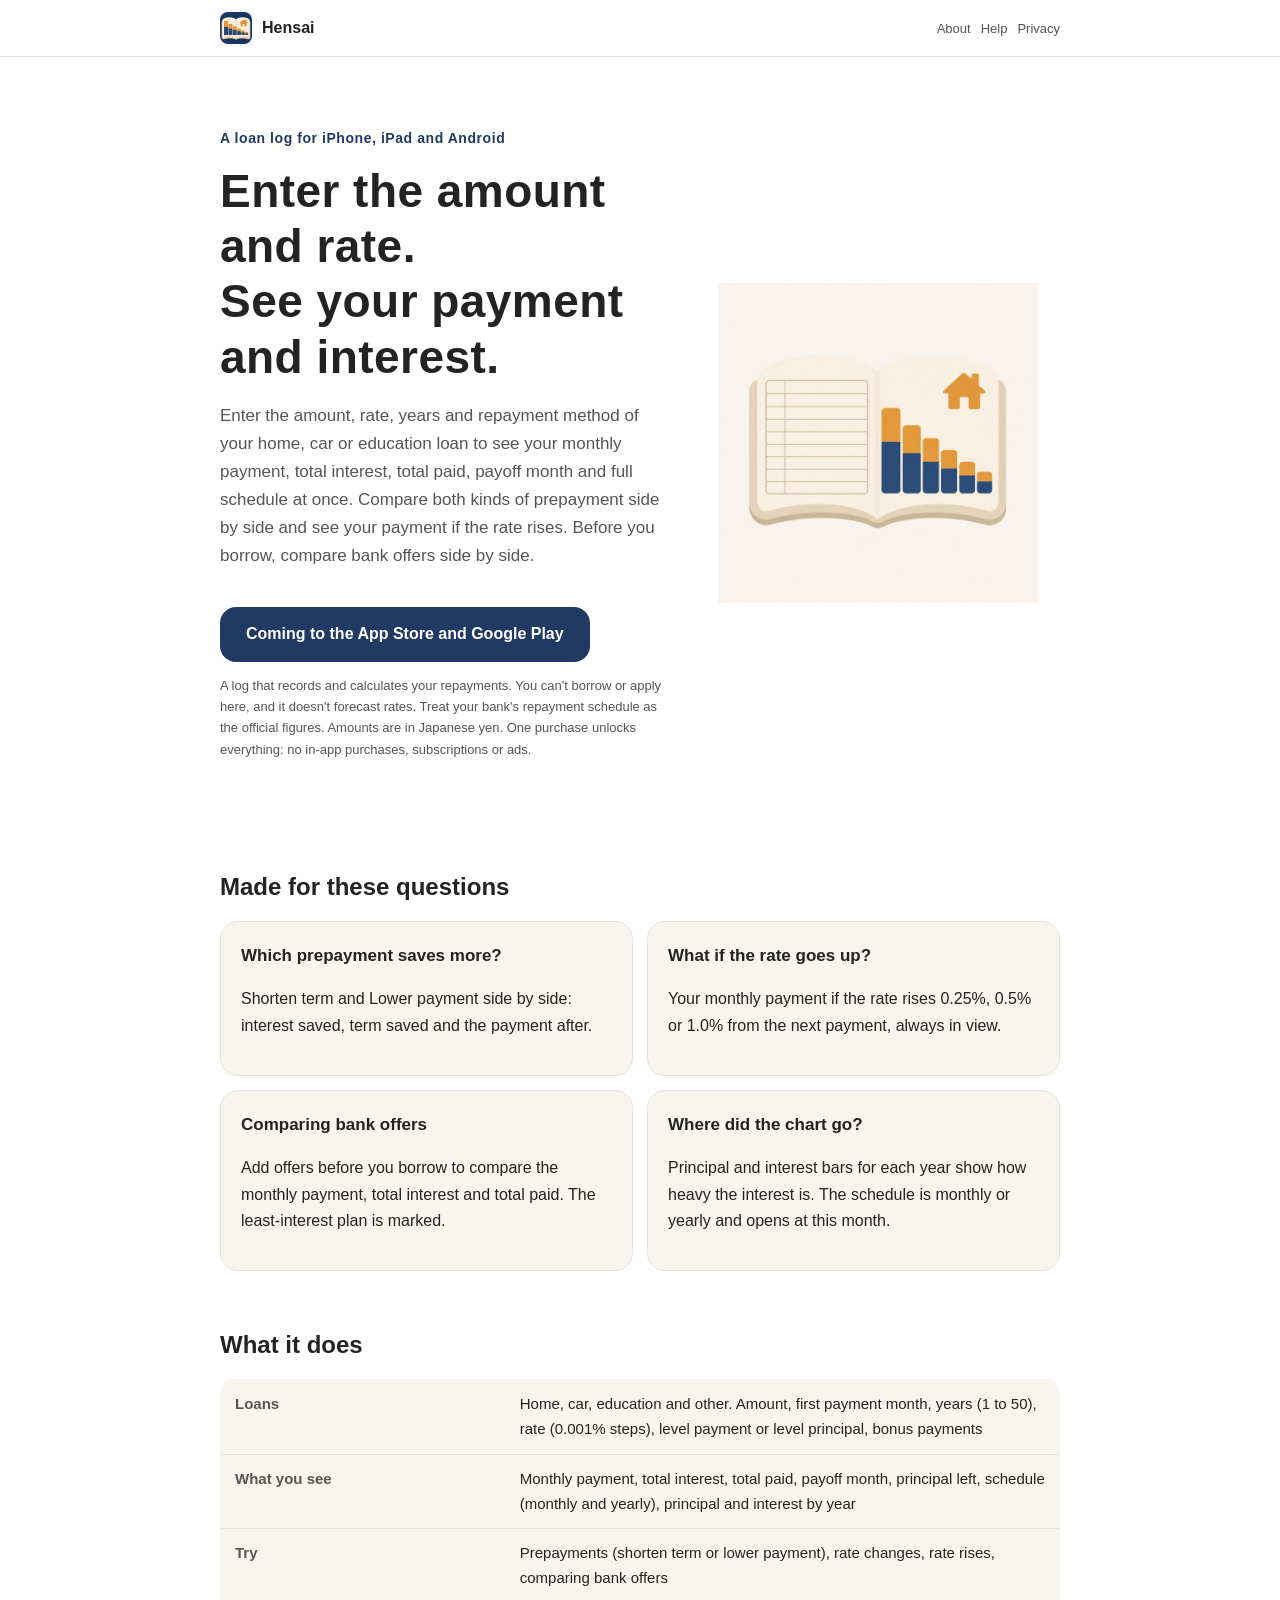
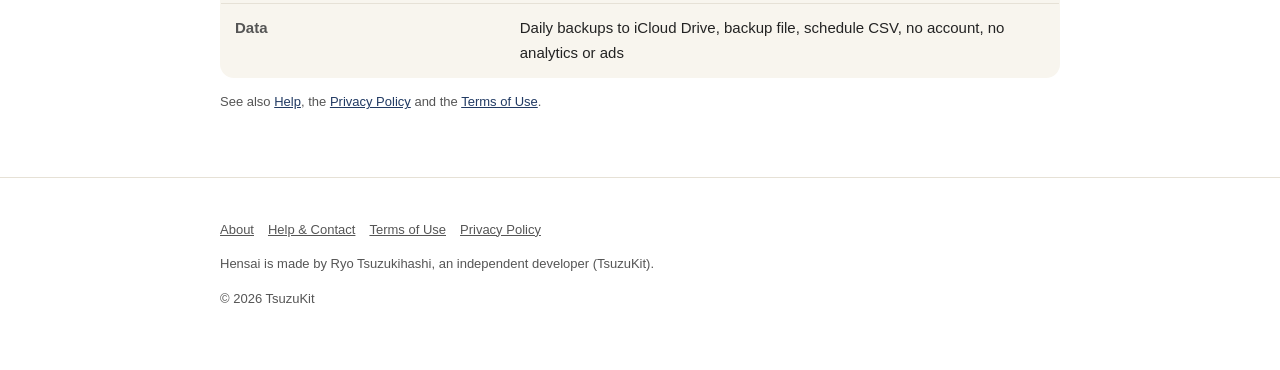
<file: index.html>
<!DOCTYPE html>
<html lang="ja" data-title-ja="へんさいちょう｜住宅ローンの繰上返済と返済表" data-title-en="Hensai | Loan repayment log">
<head>
<meta charset="UTF-8">
<meta name="viewport" content="width=device-width, initial-scale=1">
<script>(function(){var l=navigator.languages&&navigator.languages.length?navigator.languages:[navigator.language||"ja"],p="en";for(var i=0;i<l.length;i++){var c=String(l[i]).toLowerCase();if(c.indexOf("ja")===0){p="ja";break}if(c.indexOf("en")===0){p="en";break}}var d=document.documentElement;d.lang=p;var t=d.getAttribute("data-title-"+p);if(t){document.title=t}})();</script>
<title>へんさいちょう｜住宅ローンの繰上返済と返済表</title>
<meta name="description" content="ローンの返済を記録して計算する帳面。毎月の返済・利息の合計・返済表がその場で。繰上返済は期間短縮と返済額軽減を並べ、金利が上がったときの毎月も。借入や申込みはできません。買い切り・広告なし。 / A log that records and calculates your loan repayments. Monthly payment, total interest and schedule at once. Compare both kinds of prepayment and see your payment if the rate rises. No borrowing in the app. One purchase, no ads.">
<meta property="og:title" content="へんさいちょう｜住宅ローンの繰上返済と返済表">
<meta property="og:description" content="ローンの返済を記録して計算する帳面。毎月の返済・利息の合計・返済表がその場で。繰上返済は期間短縮と返済額軽減を並べ、金利が上がったときの毎月も。借入や申込みはできません。買い切り・広告なし。">
<meta property="og:type" content="website">
<meta property="og:url" content="https://hensai.tsuzukit.com/">
<meta property="og:image" content="https://hensai.tsuzukit.com/assets/og.jpg">
<link rel="icon" href="assets/icon.png">
<link rel="apple-touch-icon" href="assets/icon.png">
<link rel="stylesheet" href="style.css">
</head>
<body>
<div data-l="ja" lang="ja">
<header class="site"><div class="wrap">
<a class="brand" href="./"><img src="assets/icon.png" alt="" width="32" height="32">へんさいちょう</a>
<nav class="site"><a href="./">紹介</a><a href="support.html">使い方</a><a href="privacy.html">プライバシー</a></nav>
</div></header>
<main class="wrap">
<section class="hero">
<div>
<p class="eyebrow">iPhone・iPad・Android のローンの帳面</p>
<h1>借入額と金利を入れると、<br>毎月の返済と利息の合計。</h1>
<p class="lead">住宅ローン・車のローン・教育ローンの借入額・金利・年数・返済方式を入れると、毎月の返済・利息の合計・総支払額・完済の月と返済表がその場で出ます。繰上返済は期間短縮と返済額軽減を並べ、金利が上がったときの毎月も。借りる前なら、銀行の案を並べて比べられます。</p>
<a class="cta" href="#store" id="store">App Store・Google Play で配信予定</a>
<p class="note">返済を記録して計算する帳面です。借入や申込みはできず、金利の予想もしません。返済額は銀行の返済予定表を正としてください。買い切りで全部の機能が使え、アプリ内課金・サブスクリプション・広告はありません。</p>
</div>
<img src="assets/hero.jpg" alt="返済表と棒グラフの帳面のイラスト" width="360">
</section>

<h2>こんな困りごとのために</h2>
<div class="grid two">
<div class="card"><h3>繰上返済、どっちが得？</h3><p>期間短縮と返済額軽減を横に並べて、減る利息・短くなる期間・そのあとの毎月を比べます。</p></div>
<div class="card"><h3>金利が上がったら</h3><p>次の回から +0.25%・+0.5%・+1.0% になったときの毎月の返済が、いつも見えます。</p></div>
<div class="card"><h3>銀行の案を比べたい</h3><p>借りる前の案を入れると、毎月・利息の合計・総支払額を横に並べ、利息がいちばん少ない案に印を付けます。</p></div>
<div class="card"><h3>グラフが消えた</h3><p>年ごとの元金と利息の棒で、利息の重さが見えます。返済表は毎月と年ごと、今月の行から開きます。</p></div>
</div>

<h2>できること</h2>
<table>
<tr><th>ローン</th><td>住宅・車・教育・その他。借入額・始める月・年数（1〜50年）・金利（0.001% きざみ）・元利均等／元金均等・ボーナス払い</td></tr>
<tr><th>見えるもの</th><td>毎月の返済・利息の合計・総支払額・完済の月・残りの元金・返済表（毎月・年ごと）・年ごとの元金と利息の棒</td></tr>
<tr><th>試す</th><td>繰上返済（期間短縮・返済額軽減）・金利の変更・金利が上がったら・銀行の案の比較</td></tr>
<tr><th>データ</th><td>iCloud Drive の毎日の控え・控えのファイル・返済表の CSV・アカウントなし・解析と広告なし</td></tr>
</table>
<p class="note"><a href="support.html">使い方</a>・<a href="privacy.html">プライバシーポリシー</a>・<a href="terms.html">利用規約</a>もご覧ください。</p>
</main>
<footer class="site"><div class="wrap">
<p><a href="./">紹介</a><a href="support.html">使い方とお問い合わせ</a><a href="terms.html">利用規約</a><a href="privacy.html">プライバシーポリシー</a></p>
<p>へんさいちょうは、個人開発者の續橋涼（TsuzuKit）が作っているアプリです。</p>
<p>© 2026 TsuzuKit</p>
</div></footer>
</div>
<div data-l="en" lang="en">
<header class="site"><div class="wrap">
<a class="brand" href="./"><img src="assets/icon.png" alt="" width="32" height="32">Hensai</a>
<nav class="site"><a href="./">About</a><a href="support.html">Help</a><a href="privacy.html">Privacy</a></nav>
</div></header>
<main class="wrap">
<section class="hero">
<div>
<p class="eyebrow">A loan log for iPhone, iPad and Android</p>
<h1>Enter the amount and rate.<br>See your payment and interest.</h1>
<p class="lead">Enter the amount, rate, years and repayment method of your home, car or education loan to see your monthly payment, total interest, total paid, payoff month and full schedule at once. Compare both kinds of prepayment side by side and see your payment if the rate rises. Before you borrow, compare bank offers side by side.</p>
<a class="cta" href="#store" id="store">Coming to the App Store and Google Play</a>
<p class="note">A log that records and calculates your repayments. You can't borrow or apply here, and it doesn't forecast rates. Treat your bank's repayment schedule as the official figures. Amounts are in Japanese yen. One purchase unlocks everything: no in-app purchases, subscriptions or ads.</p>
</div>
<img src="assets/hero.jpg" alt="Illustration of a ledger with a schedule and bar chart" width="360">
</section>

<h2>Made for these questions</h2>
<div class="grid two">
<div class="card"><h3>Which prepayment saves more?</h3><p>Shorten term and Lower payment side by side: interest saved, term saved and the payment after.</p></div>
<div class="card"><h3>What if the rate goes up?</h3><p>Your monthly payment if the rate rises 0.25%, 0.5% or 1.0% from the next payment, always in view.</p></div>
<div class="card"><h3>Comparing bank offers</h3><p>Add offers before you borrow to compare the monthly payment, total interest and total paid. The least-interest plan is marked.</p></div>
<div class="card"><h3>Where did the chart go?</h3><p>Principal and interest bars for each year show how heavy the interest is. The schedule is monthly or yearly and opens at this month.</p></div>
</div>

<h2>What it does</h2>
<table>
<tr><th>Loans</th><td>Home, car, education and other. Amount, first payment month, years (1 to 50), rate (0.001% steps), level payment or level principal, bonus payments</td></tr>
<tr><th>What you see</th><td>Monthly payment, total interest, total paid, payoff month, principal left, schedule (monthly and yearly), principal and interest by year</td></tr>
<tr><th>Try</th><td>Prepayments (shorten term or lower payment), rate changes, rate rises, comparing bank offers</td></tr>
<tr><th>Data</th><td>Daily backups to iCloud Drive, backup file, schedule CSV, no account, no analytics or ads</td></tr>
</table>
<p class="note">See also <a href="support.html">Help</a>, the <a href="privacy.html">Privacy Policy</a> and the <a href="terms.html">Terms of Use</a>.</p>
</main>
<footer class="site"><div class="wrap">
<p><a href="./">About</a><a href="support.html">Help & Contact</a><a href="terms.html">Terms of Use</a><a href="privacy.html">Privacy Policy</a></p>
<p>Hensai is made by Ryo Tsuzukihashi, an independent developer (TsuzuKit).</p>
<p>© 2026 TsuzuKit</p>
</div></footer>
</div>
</body>
</html>
</file>
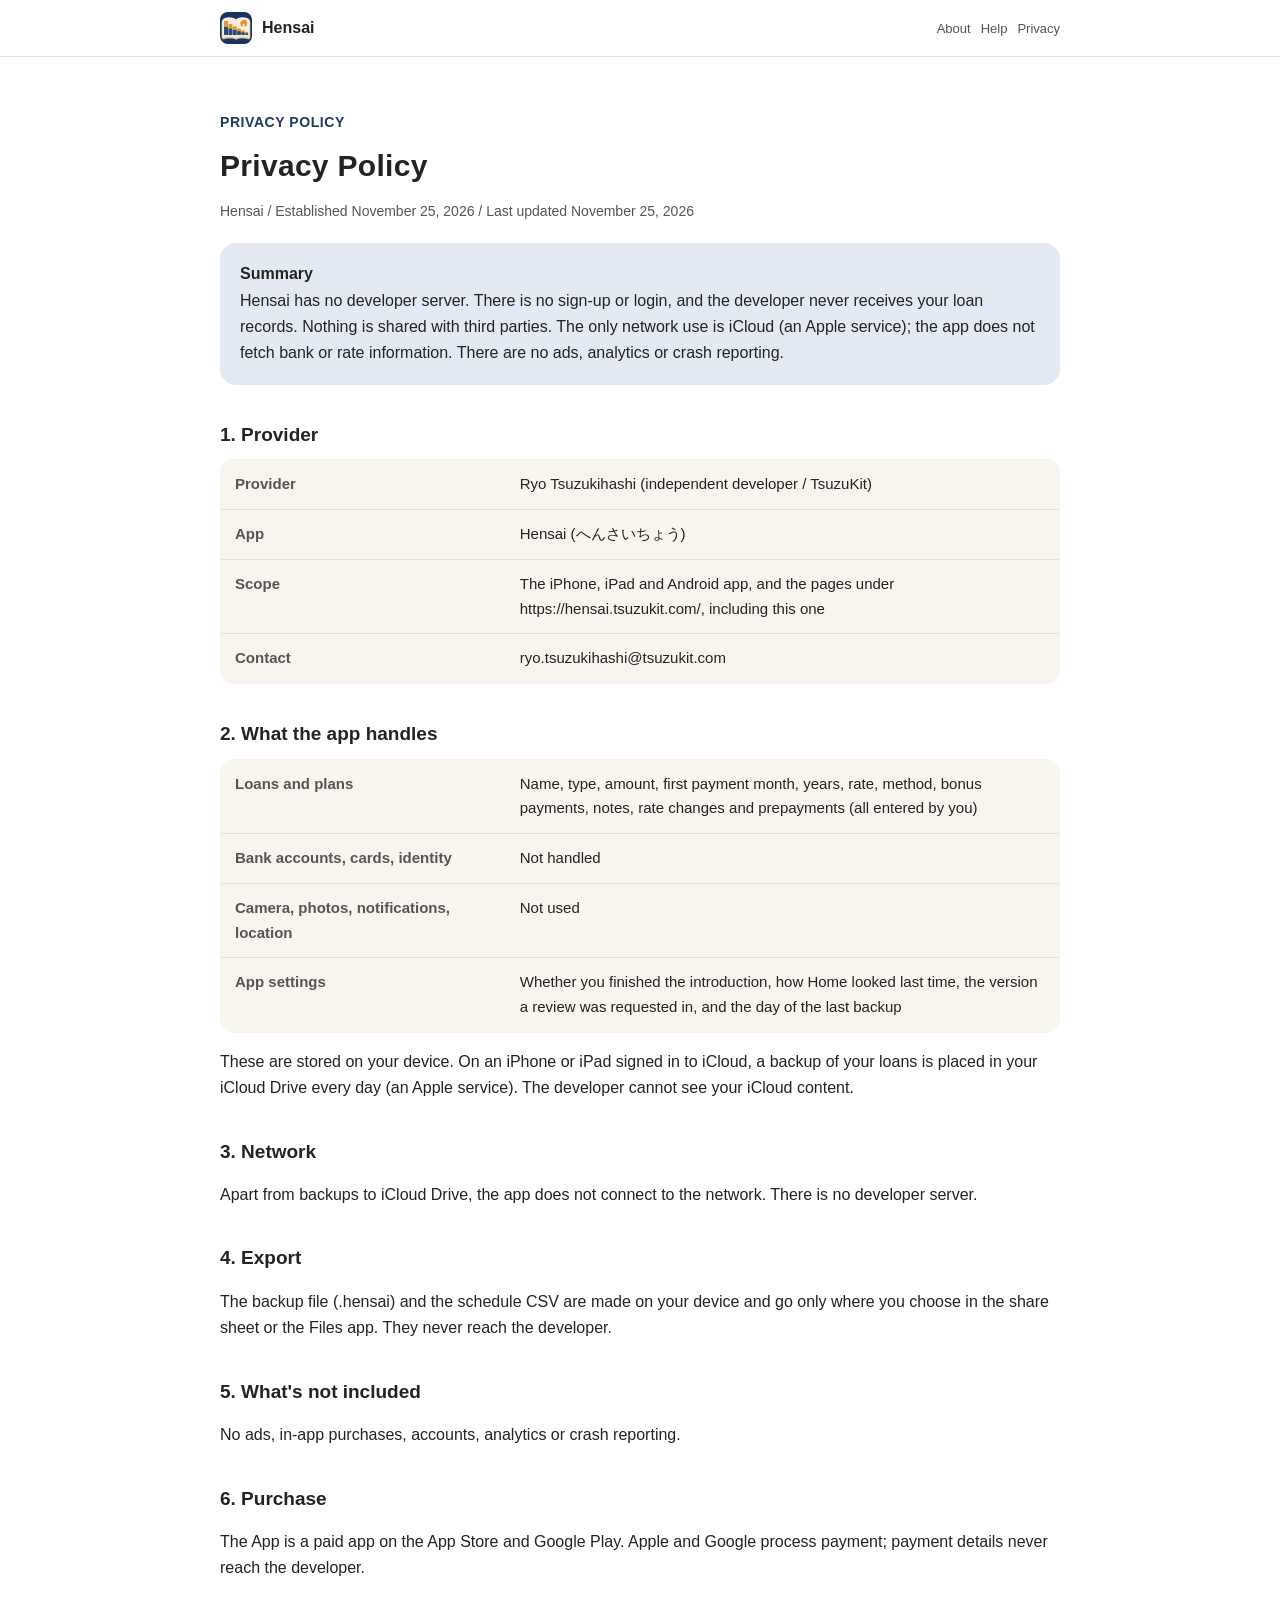
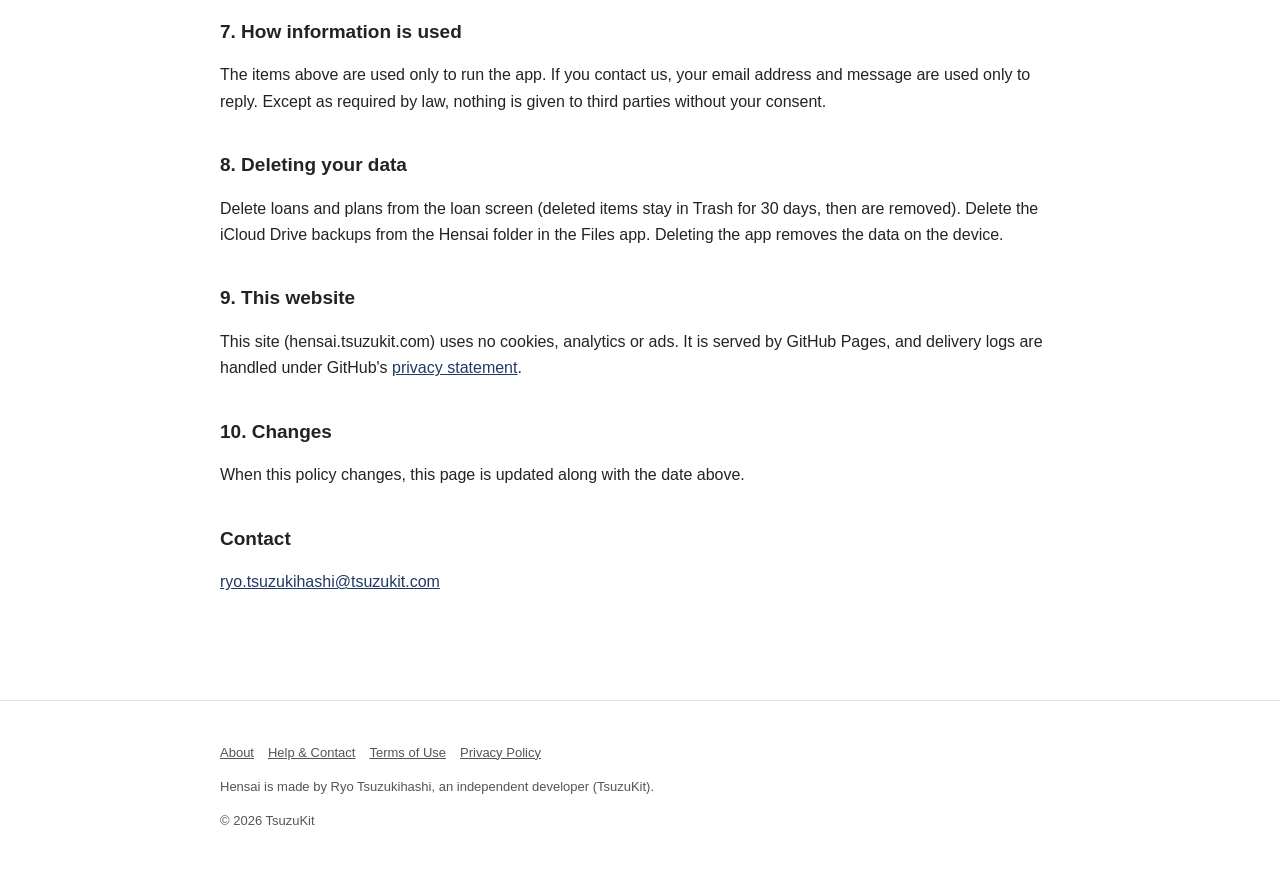
<file: privacy.html>
<!DOCTYPE html>
<html lang="ja" data-title-ja="プライバシーポリシー - へんさいちょう" data-title-en="Privacy Policy - Hensai">
<head>
<meta charset="UTF-8">
<meta name="viewport" content="width=device-width, initial-scale=1">
<script>(function(){var l=navigator.languages&&navigator.languages.length?navigator.languages:[navigator.language||"ja"],p="en";for(var i=0;i<l.length;i++){var c=String(l[i]).toLowerCase();if(c.indexOf("ja")===0){p="ja";break}if(c.indexOf("en")===0){p="en";break}}var d=document.documentElement;d.lang=p;var t=d.getAttribute("data-title-"+p);if(t){document.title=t}})();</script>
<title>プライバシーポリシー - へんさいちょう</title>
<meta name="description" content="へんさいちょうのプライバシーポリシー。開発者は個人情報を集めません。ローンの記録は端末の外に送りません。 / Privacy Policy for Hensai. The developer collects no personal information. Your loan records never leave your device.">
<meta property="og:title" content="プライバシーポリシー - へんさいちょう">
<meta property="og:description" content="へんさいちょうのプライバシーポリシー。開発者は個人情報を集めません。ローンの記録は端末の外に送りません。">
<meta property="og:type" content="website">
<meta property="og:url" content="https://hensai.tsuzukit.com/privacy.html">
<meta property="og:image" content="https://hensai.tsuzukit.com/assets/og.jpg">
<link rel="icon" href="assets/icon.png">
<link rel="apple-touch-icon" href="assets/icon.png">
<link rel="stylesheet" href="style.css">
</head>
<body>
<div data-l="ja" lang="ja">
<header class="site"><div class="wrap">
<a class="brand" href="./"><img src="assets/icon.png" alt="" width="32" height="32">へんさいちょう</a>
<nav class="site"><a href="./">紹介</a><a href="support.html">使い方</a><a href="privacy.html">プライバシー</a></nav>
</div></header>
<main class="wrap">
<article class="doc">
<p class="eyebrow">PRIVACY POLICY</p>
<h1>プライバシーポリシー</h1>
<p class="meta">へんさいちょう／制定日 2026年11月25日／改定日 2026年11月25日</p>
<div class="summary"><strong>このポリシーの要旨</strong><br>へんさいちょうは、開発者のサーバーを持たないアプリです。アカウント登録やログインはなく、開発者があなたのローンの記録を受け取ることはありません。第三者に渡すこともありません。通信は iCloud（Apple のサービス）だけで、銀行や金利の情報を取りに行くこともありません。広告、分析ツール、クラッシュを報告する仕組みは入れていません。</div>
<h2>1. 提供者</h2>
<table>
<tr><th>提供者</th><td>續橋涼（個人開発者 / TsuzuKit）</td></tr>
<tr><th>アプリ名</th><td>へんさいちょう（英語名 Hensai）</td></tr>
<tr><th>対象</th><td>iPhone・iPad・Android 向けアプリと、このページを含む https://hensai.tsuzukit.com/ 配下のページ</td></tr>
<tr><th>連絡先</th><td>ryo.tsuzukihashi@tsuzukit.com</td></tr>
</table>
<h2>2. アプリが扱うもの</h2>
<table>
<tr><th>ローンと案</th><td>名前・種類・借入額・返済を始める月・年数・金利・返済方式・ボーナス払い・メモ・金利の変更・繰上返済（どれもあなたが入れたもの）</td></tr>
<tr><th>銀行の口座・カード・本人の情報</th><td>扱いません</td></tr>
<tr><th>カメラ・写真・通知・位置</th><td>使いません</td></tr>
<tr><th>アプリの設定</th><td>案内を終えたかどうか・前に開いたときのホームの様子・レビューのお願いを出した版・毎日の控えの日</td></tr>
</table>
<p>これらは端末の中に保存します。iCloud に入っている iPhone・iPad では、ローンの控えをあなたの iCloud Drive に毎日置きます（Apple のサービス）。開発者は、あなたの iCloud の中身を見ることはできません。</p>
<h2>3. 通信</h2>
<p>iCloud Drive への控えのほかに、通信はしません。開発者のサーバーはありません。</p>
<h2>4. 書き出し</h2>
<p>控えのファイル（.hensai）と返済表の CSV は端末の中で作ります。送り先は、あなたが共有の画面やファイル App で選んだ場所です。開発者には届きません。</p>
<h2>5. 入れていないもの</h2>
<p>広告・アプリ内課金・アカウント登録・分析ツール・クラッシュの報告は入れていません。</p>
<h2>6. 購入</h2>
<p>本アプリは App Store と Google Play の有料アプリです。お支払いは Apple・Google が処理し、支払いの情報は開発者には届きません。</p>
<h2>7. 情報を使う目的</h2>
<p>上のものは、アプリを動かすためだけに使います。お問い合わせをいただいたときは、メールアドレスと内容をお返事のためだけに使います。法令にもとづく場合を除き、本人の同意なく第三者に渡すことはありません。</p>
<h2>8. 消したいとき</h2>
<p>ローンと案は、ローンの画面から消せます（消したものはゴミ箱に30日残り、そのあと消えます）。iCloud Drive の控えは、ファイル App の「へんさいちょう」のフォルダから消せます。アプリを消すと、端末の中のデータは消えます。</p>
<h2>9. このウェブサイトについて</h2>
<p>このサイト（hensai.tsuzukit.com）は、Cookie も、アクセスを計測する仕組みも、広告も使っていません。サイトは GitHub Pages で配信しており、配信の記録は GitHub の <a href="https://docs.github.com/ja/site-policy/privacy-policies/github-general-privacy-statement">プライバシーについての声明</a> に沿って扱われます。</p>
<h2>10. 改定</h2>
<p>このポリシーを変えるときは、このページを書きかえ、上の改定日を新しくします。</p>
<h2>お問い合わせ</h2>
<p><a href="mailto:ryo.tsuzukihashi@tsuzukit.com">ryo.tsuzukihashi@tsuzukit.com</a></p>
</article>
</main>
<footer class="site"><div class="wrap">
<p><a href="./">紹介</a><a href="support.html">使い方とお問い合わせ</a><a href="terms.html">利用規約</a><a href="privacy.html">プライバシーポリシー</a></p>
<p>へんさいちょうは、個人開発者の續橋涼（TsuzuKit）が作っているアプリです。</p>
<p>© 2026 TsuzuKit</p>
</div></footer>
</div>
<div data-l="en" lang="en">
<header class="site"><div class="wrap">
<a class="brand" href="./"><img src="assets/icon.png" alt="" width="32" height="32">Hensai</a>
<nav class="site"><a href="./">About</a><a href="support.html">Help</a><a href="privacy.html">Privacy</a></nav>
</div></header>
<main class="wrap">
<article class="doc">
<p class="eyebrow">PRIVACY POLICY</p>
<h1>Privacy Policy</h1>
<p class="meta">Hensai / Established November 25, 2026 / Last updated November 25, 2026</p>
<div class="summary"><strong>Summary</strong><br>Hensai has no developer server. There is no sign-up or login, and the developer never receives your loan records. Nothing is shared with third parties. The only network use is iCloud (an Apple service); the app does not fetch bank or rate information. There are no ads, analytics or crash reporting.</div>
<h2>1. Provider</h2>
<table>
<tr><th>Provider</th><td>Ryo Tsuzukihashi (independent developer / TsuzuKit)</td></tr>
<tr><th>App</th><td>Hensai (へんさいちょう)</td></tr>
<tr><th>Scope</th><td>The iPhone, iPad and Android app, and the pages under https://hensai.tsuzukit.com/, including this one</td></tr>
<tr><th>Contact</th><td>ryo.tsuzukihashi@tsuzukit.com</td></tr>
</table>
<h2>2. What the app handles</h2>
<table>
<tr><th>Loans and plans</th><td>Name, type, amount, first payment month, years, rate, method, bonus payments, notes, rate changes and prepayments (all entered by you)</td></tr>
<tr><th>Bank accounts, cards, identity</th><td>Not handled</td></tr>
<tr><th>Camera, photos, notifications, location</th><td>Not used</td></tr>
<tr><th>App settings</th><td>Whether you finished the introduction, how Home looked last time, the version a review was requested in, and the day of the last backup</td></tr>
</table>
<p>These are stored on your device. On an iPhone or iPad signed in to iCloud, a backup of your loans is placed in your iCloud Drive every day (an Apple service). The developer cannot see your iCloud content.</p>
<h2>3. Network</h2>
<p>Apart from backups to iCloud Drive, the app does not connect to the network. There is no developer server.</p>
<h2>4. Export</h2>
<p>The backup file (.hensai) and the schedule CSV are made on your device and go only where you choose in the share sheet or the Files app. They never reach the developer.</p>
<h2>5. What's not included</h2>
<p>No ads, in-app purchases, accounts, analytics or crash reporting.</p>
<h2>6. Purchase</h2>
<p>The App is a paid app on the App Store and Google Play. Apple and Google process payment; payment details never reach the developer.</p>
<h2>7. How information is used</h2>
<p>The items above are used only to run the app. If you contact us, your email address and message are used only to reply. Except as required by law, nothing is given to third parties without your consent.</p>
<h2>8. Deleting your data</h2>
<p>Delete loans and plans from the loan screen (deleted items stay in Trash for 30 days, then are removed). Delete the iCloud Drive backups from the Hensai folder in the Files app. Deleting the app removes the data on the device.</p>
<h2>9. This website</h2>
<p>This site (hensai.tsuzukit.com) uses no cookies, analytics or ads. It is served by GitHub Pages, and delivery logs are handled under GitHub's <a href="https://docs.github.com/en/site-policy/privacy-policies/github-general-privacy-statement">privacy statement</a>.</p>
<h2>10. Changes</h2>
<p>When this policy changes, this page is updated along with the date above.</p>
<h2>Contact</h2>
<p><a href="mailto:ryo.tsuzukihashi@tsuzukit.com">ryo.tsuzukihashi@tsuzukit.com</a></p>
</article>
</main>
<footer class="site"><div class="wrap">
<p><a href="./">About</a><a href="support.html">Help & Contact</a><a href="terms.html">Terms of Use</a><a href="privacy.html">Privacy Policy</a></p>
<p>Hensai is made by Ryo Tsuzukihashi, an independent developer (TsuzuKit).</p>
<p>© 2026 TsuzuKit</p>
</div></footer>
</div>
</body>
</html>
</file>
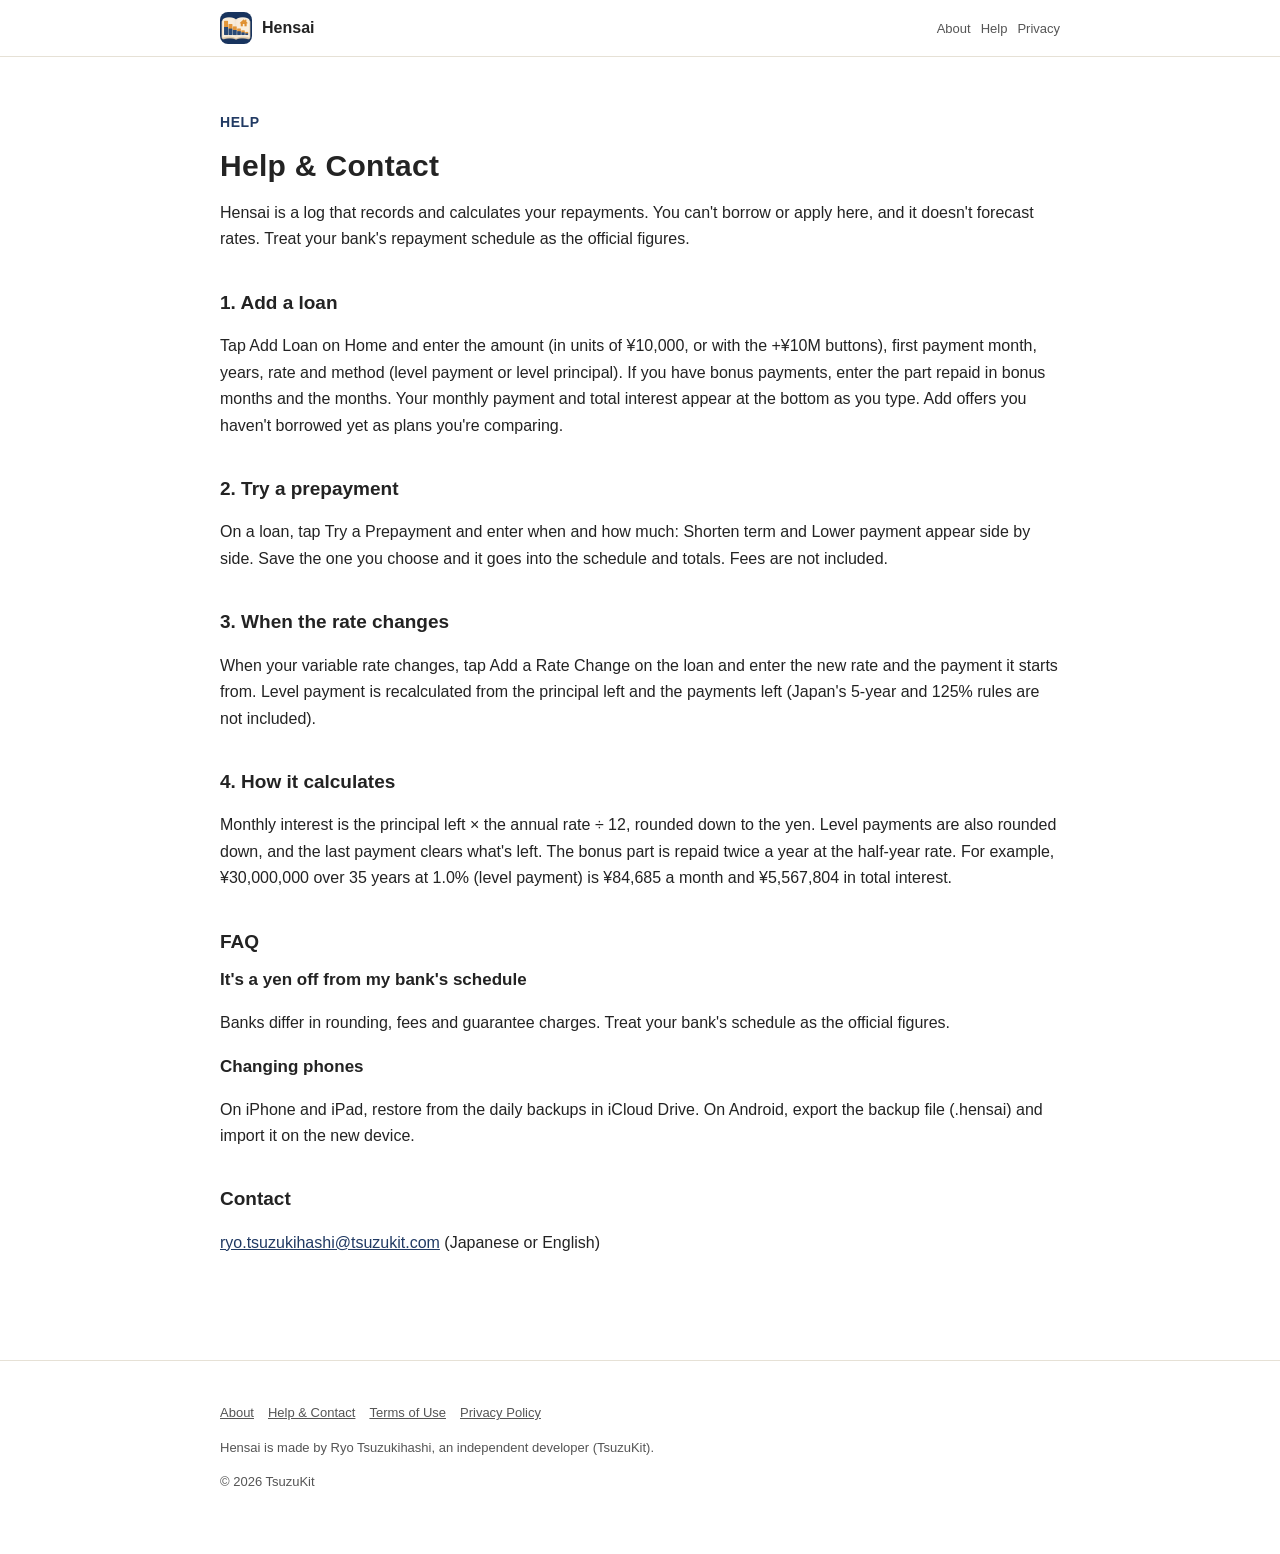
<file: support.html>
<!DOCTYPE html>
<html lang="ja" data-title-ja="使い方とお問い合わせ - へんさいちょう" data-title-en="Help &amp; Contact - Hensai">
<head>
<meta charset="UTF-8">
<meta name="viewport" content="width=device-width, initial-scale=1">
<script>(function(){var l=navigator.languages&&navigator.languages.length?navigator.languages:[navigator.language||"ja"],p="en";for(var i=0;i<l.length;i++){var c=String(l[i]).toLowerCase();if(c.indexOf("ja")===0){p="ja";break}if(c.indexOf("en")===0){p="en";break}}var d=document.documentElement;d.lang=p;var t=d.getAttribute("data-title-"+p);if(t){document.title=t}})();</script>
<title>使い方とお問い合わせ - へんさいちょう</title>
<meta name="description" content="へんさいちょうの使い方（ローンを足す・繰上返済を試す・金利の変更・計算のきまり）とよくあるご質問、お問い合わせ。 / How to use Hensai (adding a loan, trying a prepayment, rate changes, how it calculates), FAQ and contact.">
<meta property="og:title" content="使い方とお問い合わせ - へんさいちょう">
<meta property="og:description" content="へんさいちょうの使い方（ローンを足す・繰上返済を試す・金利の変更・計算のきまり）とよくあるご質問、お問い合わせ。">
<meta property="og:type" content="website">
<meta property="og:url" content="https://hensai.tsuzukit.com/support.html">
<meta property="og:image" content="https://hensai.tsuzukit.com/assets/og.jpg">
<link rel="icon" href="assets/icon.png">
<link rel="apple-touch-icon" href="assets/icon.png">
<link rel="stylesheet" href="style.css">
</head>
<body>
<div data-l="ja" lang="ja">
<header class="site"><div class="wrap">
<a class="brand" href="./"><img src="assets/icon.png" alt="" width="32" height="32">へんさいちょう</a>
<nav class="site"><a href="./">紹介</a><a href="support.html">使い方</a><a href="privacy.html">プライバシー</a></nav>
</div></header>
<main class="wrap">
<article class="doc">
<p class="eyebrow">HELP</p>
<h1>使い方とお問い合わせ</h1>
<p>へんさいちょうは、返済を記録して計算する帳面です。借入や申込みはできず、金利の予想もしません。返済額は、銀行の返済予定表を正としてください。</p>
<h2>1. ローンを足す</h2>
<p>ホームの［ローンを足す］で、借入額（万円。［+¥1000万］などの札でも）・返済を始める月・年数・金利・返済方式（元利均等・元金均等）を入れます。ボーナス払いがあれば、借入額のうちの分と月を入れます。毎月の返済と利息の合計は、入れるたびに下の帯に出ます。借りる前の案は「比べている案」にして入れます。</p>
<h2>2. 繰上返済を試す</h2>
<p>ローンの画面の［繰上返済を試す］で、何回目のあとにいくら返すかを入れると、期間短縮と返済額軽減が横に並びます。選んだほうで入れると、返済表と利息の合計に入ります。手数料は入れていません。</p>
<h2>3. 金利が変わったら</h2>
<p>変動金利が変わったら、ローンの画面の［金利の変更を入れる］で、何回目からの新しい金利を入れます。元利均等は、その回の残りの元金と残りの回数で返済額を出し直します（5年ルール・125%ルールは入れていません）。</p>
<h2>4. 計算のきまり</h2>
<p>毎月の利息は、残りの元金 × 年の金利 ÷ 12 で、1円未満を切り捨てます。元利均等の返済額も1円未満を切り捨て、最後の回で残りをちょうど返します。ボーナス払いの分は、年2回・半年の金利で返します。たとえば 3,000万円を35年・1.0%の元利均等なら、毎月 84,685円・利息の合計 5,567,804円です。</p>
<h2>よくあるご質問</h2>
<h3>銀行の返済予定表と1円ちがう</h3>
<p>銀行ごとに端数の扱いや手数料・保証料がちがうためです。銀行の返済予定表を正としてください。</p>
<h3>機種変更のとき</h3>
<p>iPhone・iPad は iCloud Drive の毎日の控えから戻せます。Android は控えのファイル（.hensai）を書き出して、新しい端末で読みこみます。</p>
<h2>お問い合わせ</h2>
<p><a href="mailto:ryo.tsuzukihashi@tsuzukit.com">ryo.tsuzukihashi@tsuzukit.com</a>（日本語・英語）</p>
</article>
</main>
<footer class="site"><div class="wrap">
<p><a href="./">紹介</a><a href="support.html">使い方とお問い合わせ</a><a href="terms.html">利用規約</a><a href="privacy.html">プライバシーポリシー</a></p>
<p>へんさいちょうは、個人開発者の續橋涼（TsuzuKit）が作っているアプリです。</p>
<p>© 2026 TsuzuKit</p>
</div></footer>
</div>
<div data-l="en" lang="en">
<header class="site"><div class="wrap">
<a class="brand" href="./"><img src="assets/icon.png" alt="" width="32" height="32">Hensai</a>
<nav class="site"><a href="./">About</a><a href="support.html">Help</a><a href="privacy.html">Privacy</a></nav>
</div></header>
<main class="wrap">
<article class="doc">
<p class="eyebrow">HELP</p>
<h1>Help &amp; Contact</h1>
<p>Hensai is a log that records and calculates your repayments. You can't borrow or apply here, and it doesn't forecast rates. Treat your bank's repayment schedule as the official figures.</p>
<h2>1. Add a loan</h2>
<p>Tap Add Loan on Home and enter the amount (in units of ¥10,000, or with the +¥10M buttons), first payment month, years, rate and method (level payment or level principal). If you have bonus payments, enter the part repaid in bonus months and the months. Your monthly payment and total interest appear at the bottom as you type. Add offers you haven't borrowed yet as plans you're comparing.</p>
<h2>2. Try a prepayment</h2>
<p>On a loan, tap Try a Prepayment and enter when and how much: Shorten term and Lower payment appear side by side. Save the one you choose and it goes into the schedule and totals. Fees are not included.</p>
<h2>3. When the rate changes</h2>
<p>When your variable rate changes, tap Add a Rate Change on the loan and enter the new rate and the payment it starts from. Level payment is recalculated from the principal left and the payments left (Japan's 5-year and 125% rules are not included).</p>
<h2>4. How it calculates</h2>
<p>Monthly interest is the principal left × the annual rate ÷ 12, rounded down to the yen. Level payments are also rounded down, and the last payment clears what's left. The bonus part is repaid twice a year at the half-year rate. For example, ¥30,000,000 over 35 years at 1.0% (level payment) is ¥84,685 a month and ¥5,567,804 in total interest.</p>
<h2>FAQ</h2>
<h3>It's a yen off from my bank's schedule</h3>
<p>Banks differ in rounding, fees and guarantee charges. Treat your bank's schedule as the official figures.</p>
<h3>Changing phones</h3>
<p>On iPhone and iPad, restore from the daily backups in iCloud Drive. On Android, export the backup file (.hensai) and import it on the new device.</p>
<h2>Contact</h2>
<p><a href="mailto:ryo.tsuzukihashi@tsuzukit.com">ryo.tsuzukihashi@tsuzukit.com</a> (Japanese or English)</p>
</article>
</main>
<footer class="site"><div class="wrap">
<p><a href="./">About</a><a href="support.html">Help & Contact</a><a href="terms.html">Terms of Use</a><a href="privacy.html">Privacy Policy</a></p>
<p>Hensai is made by Ryo Tsuzukihashi, an independent developer (TsuzuKit).</p>
<p>© 2026 TsuzuKit</p>
</div></footer>
</div>
</body>
</html>
</file>
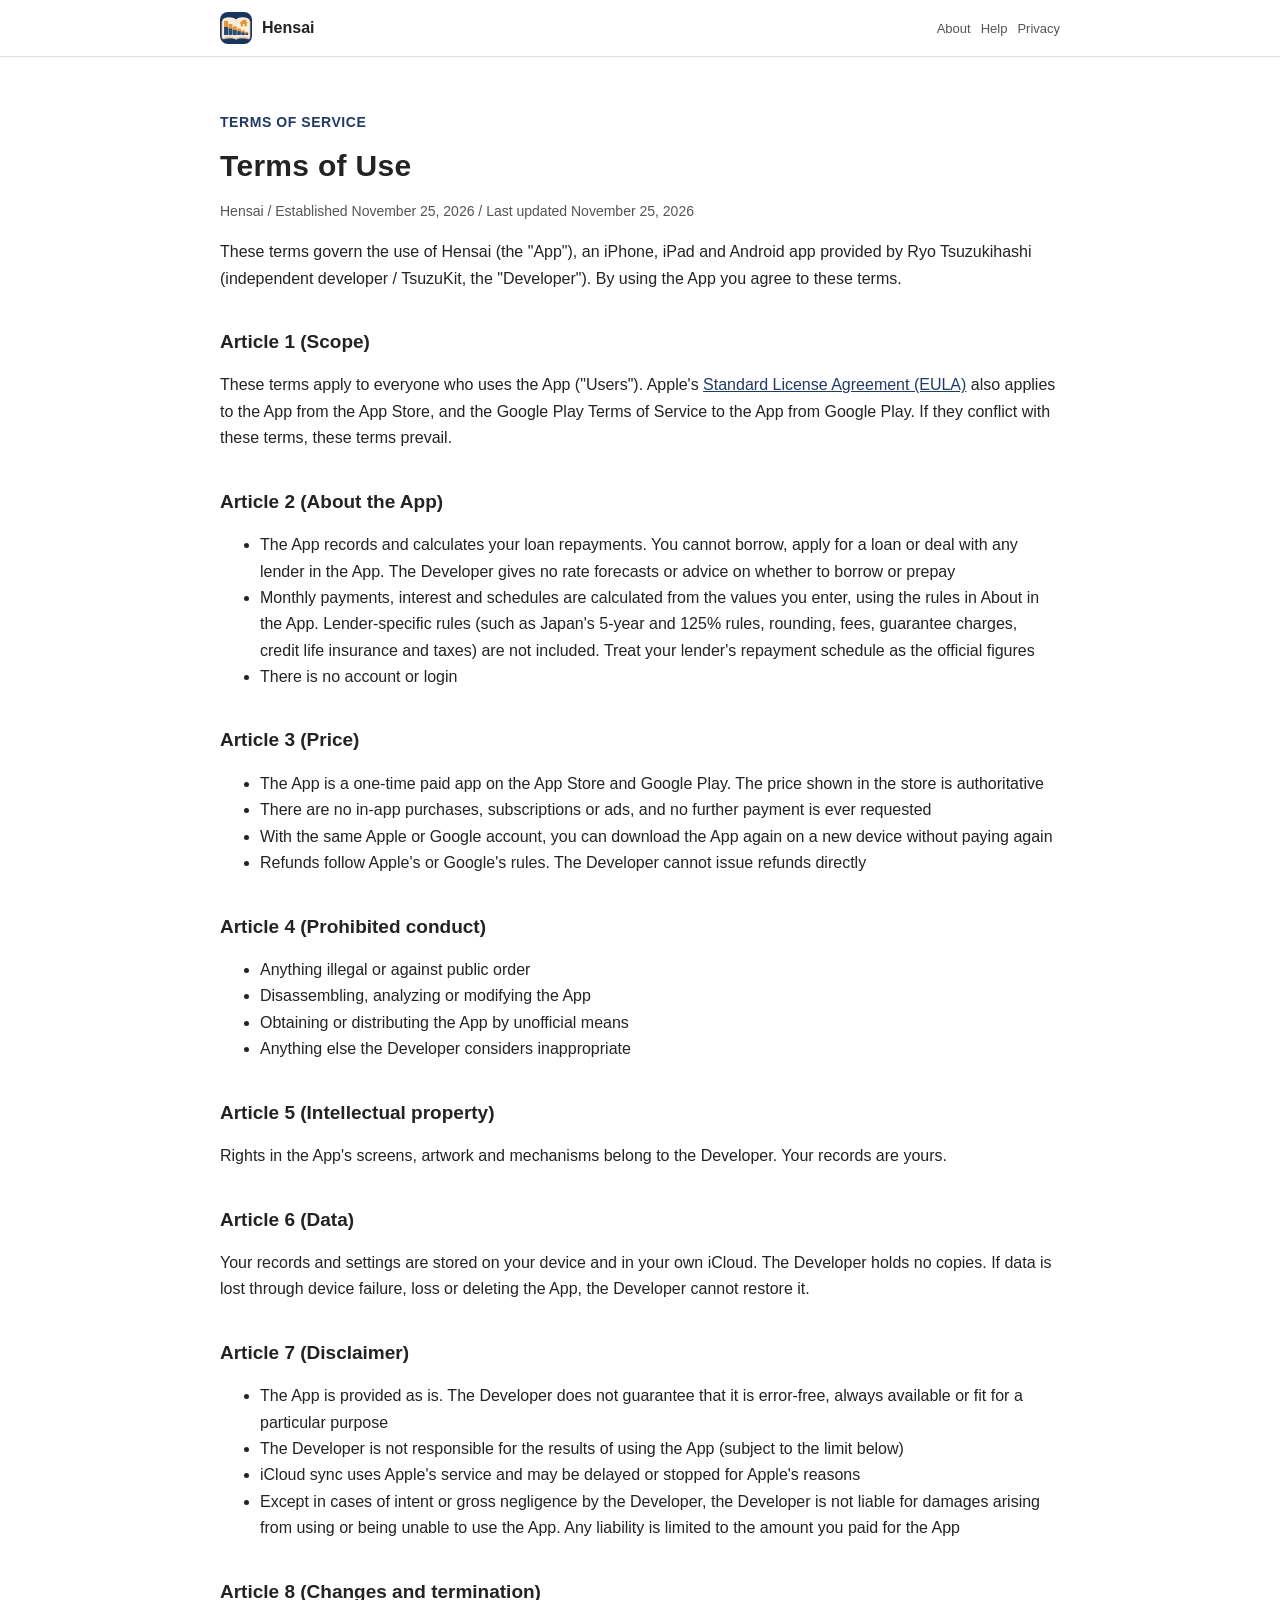
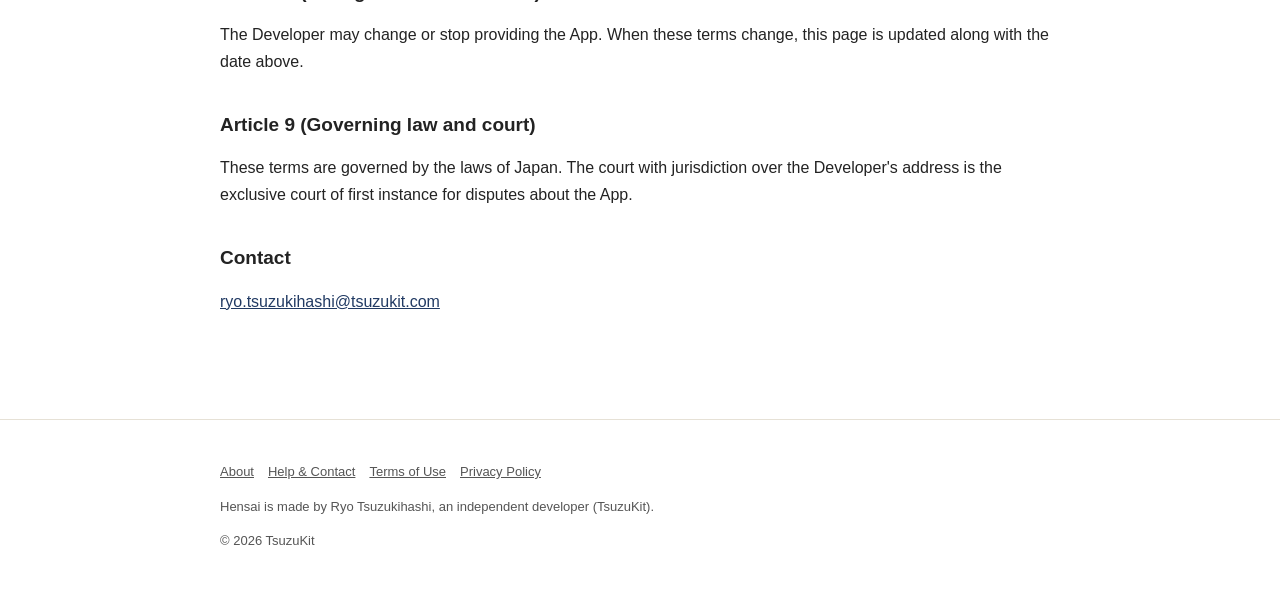
<file: terms.html>
<!DOCTYPE html>
<html lang="ja" data-title-ja="利用規約 - へんさいちょう" data-title-en="Terms of Use - Hensai">
<head>
<meta charset="UTF-8">
<meta name="viewport" content="width=device-width, initial-scale=1">
<script>(function(){var l=navigator.languages&&navigator.languages.length?navigator.languages:[navigator.language||"ja"],p="en";for(var i=0;i<l.length;i++){var c=String(l[i]).toLowerCase();if(c.indexOf("ja")===0){p="ja";break}if(c.indexOf("en")===0){p="en";break}}var d=document.documentElement;d.lang=p;var t=d.getAttribute("data-title-"+p);if(t){document.title=t}})();</script>
<title>利用規約 - へんさいちょう</title>
<meta name="description" content="へんさいちょうの利用規約。 / Terms of Use for Hensai.">
<meta property="og:title" content="利用規約 - へんさいちょう">
<meta property="og:description" content="へんさいちょうの利用規約。">
<meta property="og:type" content="website">
<meta property="og:url" content="https://hensai.tsuzukit.com/terms.html">
<meta property="og:image" content="https://hensai.tsuzukit.com/assets/og.jpg">
<link rel="icon" href="assets/icon.png">
<link rel="apple-touch-icon" href="assets/icon.png">
<link rel="stylesheet" href="style.css">
</head>
<body>
<div data-l="ja" lang="ja">
<header class="site"><div class="wrap">
<a class="brand" href="./"><img src="assets/icon.png" alt="" width="32" height="32">へんさいちょう</a>
<nav class="site"><a href="./">紹介</a><a href="support.html">使い方</a><a href="privacy.html">プライバシー</a></nav>
</div></header>
<main class="wrap">
<article class="doc">
<p class="eyebrow">TERMS OF SERVICE</p>
<h1>利用規約</h1>
<p class="meta">へんさいちょう／制定日 2026年11月25日／改定日 2026年11月25日</p>
<p>この規約は、續橋涼（個人開発者 / TsuzuKit。以下「開発者」）が提供する iPhone・iPad・Android アプリ「へんさいちょう」（以下「本アプリ」）を使うときの決まりです。本アプリを使った時点で、この規約に同意したものとします。</p>
<h2>第1条（適用）</h2>
<p>この規約は、本アプリを使うすべての方（以下「利用者」）に適用されます。App Store から入れた本アプリには、Apple が定める<a href="https://www.apple.com/legal/internet-services/itunes/dev/stdeula/">標準のライセンス契約（EULA）</a>も、Google Play から入れた本アプリには Google Play の利用規約も、あわせて適用されます。この規約とそれらが食い違うときは、この規約を優先します。</p>
<h2>第2条（本アプリについて）</h2>
<ul>
<li>本アプリは、ローンの返済を記録して計算するための道具です。本アプリで借入・申込み・金融機関とのやりとりはできません。開発者は金利の予想や、借りる・繰上返済をする判断の助言をしません</li>
<li>毎月の返済・利息・返済表は、利用者が入れた値から、「このアプリについて」に書いた計算のきまりで出すものです。金融機関ごとの決まり（5年ルール・125%ルール・端数の扱い・手数料・保証料・団信・税金）は入れていません。返済額は、金融機関の返済予定表を正としてください</li>
<li>アカウント登録やログインはありません</li>
</ul>
<h2>第3条（料金）</h2>
<ul>
<li>本アプリは、App Store・Google Play で購入する買い切りの有料アプリです。価格はストアに表示されるものが正です</li>
<li>アプリ内課金、サブスクリプション、広告はありません。購入したあとに追加の支払いを求めることはありません</li>
<li>同じ Apple アカウント・Google アカウントであれば、機種変更やアプリの入れ直しのときに、もう一度お支払いいただかずにダウンロードできます</li>
<li>返金は Apple・Google の規定に従います。開発者が直接返金することはできません</li>
</ul>
<h2>第4条（禁止事項）</h2>
<p>本アプリを使うとき、次のことをしてはいけません。</p>
<ul>
<li>法令や公序良俗に反すること</li>
<li>本アプリを分解・解析・改変すること</li>
<li>本アプリを正規の方法以外で入手したり、配ったりすること</li>
<li>そのほか、開発者が不適切と判断すること</li>
</ul>
<h2>第5条（知的財産）</h2>
<p>本アプリの画面・絵・仕組みについての権利は、開発者にあります。利用者が入れた記録は、利用者のものです。</p>
<h2>第6条（データ）</h2>
<p>記録・設定は、利用者の端末と、利用者の iCloud に保存されます。開発者はその記録を持っていません。端末の故障や紛失、アプリの削除などで消えても、開発者は元に戻すことができません。</p>
<h2>第7条（免責事項）</h2>
<ul>
<li>本アプリは、そのままの状態で提供します。開発者は、本アプリに誤りがないこと、いつでも使えること、特定の目的に合うことを保証しません</li>
<li>本アプリを使った結果について、開発者は責任を負いません（下の項の上限のとおり）</li>
<li>iCloud の同期は Apple のサービスを使うため、Apple の都合で遅れたり止まったりすることがあります</li>
<li>本アプリを使ったこと、または使えなかったことで利用者や周りの人に損害が生じても、開発者に故意または重大な過失がある場合を除き、開発者は責任を負いません。責任を負う場合も、利用者が本アプリに支払った金額を上限とします</li>
</ul>
<h2>第8条（変更と終了）</h2>
<p>開発者は、本アプリの内容を変えること、提供を終えることがあります。この規約を変えるときは、このページを書きかえ、上の改定日を新しくします。</p>
<h2>第9条（準拠法と裁判所）</h2>
<p>この規約は日本法に従います。本アプリについての争いは、開発者の住所地を管轄する裁判所を、第一審の専属的な合意管轄裁判所とします。</p>
<h2>お問い合わせ</h2>
<p><a href="mailto:ryo.tsuzukihashi@tsuzukit.com">ryo.tsuzukihashi@tsuzukit.com</a></p>
</article>
</main>
<footer class="site"><div class="wrap">
<p><a href="./">紹介</a><a href="support.html">使い方とお問い合わせ</a><a href="terms.html">利用規約</a><a href="privacy.html">プライバシーポリシー</a></p>
<p>へんさいちょうは、個人開発者の續橋涼（TsuzuKit）が作っているアプリです。</p>
<p>© 2026 TsuzuKit</p>
</div></footer>
</div>
<div data-l="en" lang="en">
<header class="site"><div class="wrap">
<a class="brand" href="./"><img src="assets/icon.png" alt="" width="32" height="32">Hensai</a>
<nav class="site"><a href="./">About</a><a href="support.html">Help</a><a href="privacy.html">Privacy</a></nav>
</div></header>
<main class="wrap">
<article class="doc">
<p class="eyebrow">TERMS OF SERVICE</p>
<h1>Terms of Use</h1>
<p class="meta">Hensai / Established November 25, 2026 / Last updated November 25, 2026</p>
<p>These terms govern the use of Hensai (the "App"), an iPhone, iPad and Android app provided by Ryo Tsuzukihashi (independent developer / TsuzuKit, the "Developer"). By using the App you agree to these terms.</p>
<h2>Article 1 (Scope)</h2>
<p>These terms apply to everyone who uses the App ("Users"). Apple's <a href="https://www.apple.com/legal/internet-services/itunes/dev/stdeula/">Standard License Agreement (EULA)</a> also applies to the App from the App Store, and the Google Play Terms of Service to the App from Google Play. If they conflict with these terms, these terms prevail.</p>
<h2>Article 2 (About the App)</h2>
<ul>
<li>The App records and calculates your loan repayments. You cannot borrow, apply for a loan or deal with any lender in the App. The Developer gives no rate forecasts or advice on whether to borrow or prepay</li>
<li>Monthly payments, interest and schedules are calculated from the values you enter, using the rules in About in the App. Lender-specific rules (such as Japan's 5-year and 125% rules, rounding, fees, guarantee charges, credit life insurance and taxes) are not included. Treat your lender's repayment schedule as the official figures</li>
<li>There is no account or login</li>
</ul>
<h2>Article 3 (Price)</h2>
<ul>
<li>The App is a one-time paid app on the App Store and Google Play. The price shown in the store is authoritative</li>
<li>There are no in-app purchases, subscriptions or ads, and no further payment is ever requested</li>
<li>With the same Apple or Google account, you can download the App again on a new device without paying again</li>
<li>Refunds follow Apple's or Google's rules. The Developer cannot issue refunds directly</li>
</ul>
<h2>Article 4 (Prohibited conduct)</h2>
<ul>
<li>Anything illegal or against public order</li>
<li>Disassembling, analyzing or modifying the App</li>
<li>Obtaining or distributing the App by unofficial means</li>
<li>Anything else the Developer considers inappropriate</li>
</ul>
<h2>Article 5 (Intellectual property)</h2>
<p>Rights in the App's screens, artwork and mechanisms belong to the Developer. Your records are yours.</p>
<h2>Article 6 (Data)</h2>
<p>Your records and settings are stored on your device and in your own iCloud. The Developer holds no copies. If data is lost through device failure, loss or deleting the App, the Developer cannot restore it.</p>
<h2>Article 7 (Disclaimer)</h2>
<ul>
<li>The App is provided as is. The Developer does not guarantee that it is error-free, always available or fit for a particular purpose</li>
<li>The Developer is not responsible for the results of using the App (subject to the limit below)</li>
<li>iCloud sync uses Apple's service and may be delayed or stopped for Apple's reasons</li>
<li>Except in cases of intent or gross negligence by the Developer, the Developer is not liable for damages arising from using or being unable to use the App. Any liability is limited to the amount you paid for the App</li>
</ul>
<h2>Article 8 (Changes and termination)</h2>
<p>The Developer may change or stop providing the App. When these terms change, this page is updated along with the date above.</p>
<h2>Article 9 (Governing law and court)</h2>
<p>These terms are governed by the laws of Japan. The court with jurisdiction over the Developer's address is the exclusive court of first instance for disputes about the App.</p>
<h2>Contact</h2>
<p><a href="mailto:ryo.tsuzukihashi@tsuzukit.com">ryo.tsuzukihashi@tsuzukit.com</a></p>
</article>
</main>
<footer class="site"><div class="wrap">
<p><a href="./">About</a><a href="support.html">Help & Contact</a><a href="terms.html">Terms of Use</a><a href="privacy.html">Privacy Policy</a></p>
<p>Hensai is made by Ryo Tsuzukihashi, an independent developer (TsuzuKit).</p>
<p>© 2026 TsuzuKit</p>
</div></footer>
</div>
</body>
</html>
</file>
<file: style.css>
/* へんさいちょう — 白い地・墨の文字・紺の差し色（白の上で 4.5:1 以上）。暗い表示は淡い青の地に濃い字 */
:root {
  --paper: #ffffff; --card: #f8f5ee; --ink: #232323; --sub: #555555; --line: #e6e1d6; --on-accent: #ffffff;
  --vermilion: #213a63; --vermilion-soft: #e4eaf4; --navy: #213a63; --correct: #3f7a33;
}
@media (prefers-color-scheme: dark) {
  :root { --paper: #121418; --card: #1b1e24; --ink: #eef0f4; --sub: #b4b9c4; --line: #2a2f38; --on-accent: #121a2b;
    --vermilion: #9db8e3; --vermilion-soft: #1a2438; --navy: #9db8e3; --correct: #9fd08c; }
}
* { box-sizing: border-box; }
html { -webkit-text-size-adjust: 100%; }
body { margin: 0; background: var(--paper); color: var(--ink); line-height: 1.8;
  font-family: -apple-system, BlinkMacSystemFont, "Hiragino Sans", "Hiragino Kaku Gothic ProN", "Noto Sans JP", sans-serif; }
a { color: var(--navy); }
.wrap { max-width: 880px; margin: 0 auto; padding: 0 20px; }
header.site { border-bottom: 1px solid var(--line); background: var(--paper); position: sticky; top: 0; z-index: 5; }
header.site .wrap { display: flex; align-items: center; gap: 16px; min-height: 56px; }
.brand { display: flex; align-items: center; gap: 10px; font-weight: 800; text-decoration: none; color: var(--ink); margin-right: auto; }
.brand img { width: 32px; height: 32px; border-radius: 8px; }
nav.site a { font-size: 14px; text-decoration: none; color: var(--sub); margin-left: 14px; white-space: nowrap; }
nav.site a:hover { color: var(--ink); }
.hero { padding: 56px 0 40px; display: grid; gap: 32px; align-items: center; }
@media (min-width: 760px) { .hero { grid-template-columns: 1.1fr 0.9fr; } }
.eyebrow { color: var(--vermilion); font-weight: 700; font-size: 14px; letter-spacing: 0.04em; }
h1 { font-size: clamp(30px, 6vw, 46px); line-height: 1.35; margin: 8px 0 16px; letter-spacing: 0.01em; }
h2 { font-size: 24px; margin: 56px 0 16px; line-height: 1.5; }
h3 { font-size: 17px; margin: 0 0 6px; }
.lead { font-size: 17px; color: var(--sub); }
.cta { display: inline-block; margin-top: 20px; background: var(--vermilion); color: var(--on-accent); font-weight: 700; text-decoration: none;
  padding: 14px 26px; border-radius: 16px; }
.note { font-size: 13px; color: var(--sub); }
.hero img { width: 100%; max-width: 320px; height: auto; justify-self: center; }
.grid { display: grid; gap: 14px; }
@media (min-width: 700px) { .grid.two { grid-template-columns: 1fr 1fr; } .grid.three { grid-template-columns: repeat(3, 1fr); } }
.card { background: var(--card); border: 1px solid var(--line); border-radius: 18px; padding: 20px; }
.card.em { background: var(--vermilion-soft); border-color: transparent; }
.steps { counter-reset: step; }
.steps .card { position: relative; padding-left: 62px; }
.steps .card::before { counter-increment: step; content: counter(step); position: absolute; left: 18px; top: 18px; width: 32px; height: 32px;
  border-radius: 50%; border: 2.5px solid var(--vermilion); color: var(--vermilion); font-weight: 800; display: grid; place-items: center; }
table { width: 100%; border-collapse: collapse; background: var(--card); border: 1px solid var(--line); border-radius: 14px; overflow: hidden; }
th, td { text-align: left; padding: 12px 14px; border-bottom: 1px solid var(--line); vertical-align: top; font-size: 15px; }
th { width: 34%; color: var(--sub); font-weight: 600; }
tr:last-child th, tr:last-child td { border-bottom: none; }
.doc { padding: 40px 0 24px; }
.doc h1 { font-size: 30px; }
.doc h2 { font-size: 19px; margin: 36px 0 10px; }
.doc .meta { color: var(--sub); font-size: 14px; }
.doc .summary { background: var(--vermilion-soft); border-radius: 16px; padding: 18px 20px; margin: 20px 0; }
details { background: var(--card); border: 1px solid var(--line); border-radius: 14px; padding: 14px 18px; }
details + details { margin-top: 10px; }
summary { font-weight: 700; cursor: pointer; }
footer.site { border-top: 1px solid var(--line); margin-top: 64px; padding: 28px 0 48px; color: var(--sub); font-size: 13px; }
footer.site a { color: var(--sub); margin-right: 14px; }
.qid { font-family: ui-monospace, SFMono-Regular, Menlo, monospace; background: var(--card); border: 1px solid var(--line);
  border-radius: 8px; padding: 2px 8px; }
/* 端末の言語に合うほうだけ見せる（build.py が両方を1ページに入れる） */
html[lang="ja"] [data-l="en"], html[lang="en"] [data-l="ja"] { display: none; }
[lang="en"] { line-height: 1.65; }
[lang="en"] h1 { line-height: 1.2; }
[lang="en"] nav.site a { font-size: 13px; margin-left: 10px; }
@media (max-width: 480px) { nav.site a { font-size: 12px; margin-left: 8px; } header.site .wrap { gap: 4px; } .brand { gap: 7px; font-size: 15px; } }
.brand { white-space: nowrap; flex-shrink: 0; }
/* 幅の狭い画面では、上の帯の「紹介」を出さない（左のアプリ名が同じ行き先） */
@media (max-width: 480px) { nav.site a:first-child { display: none; } }
</file>
